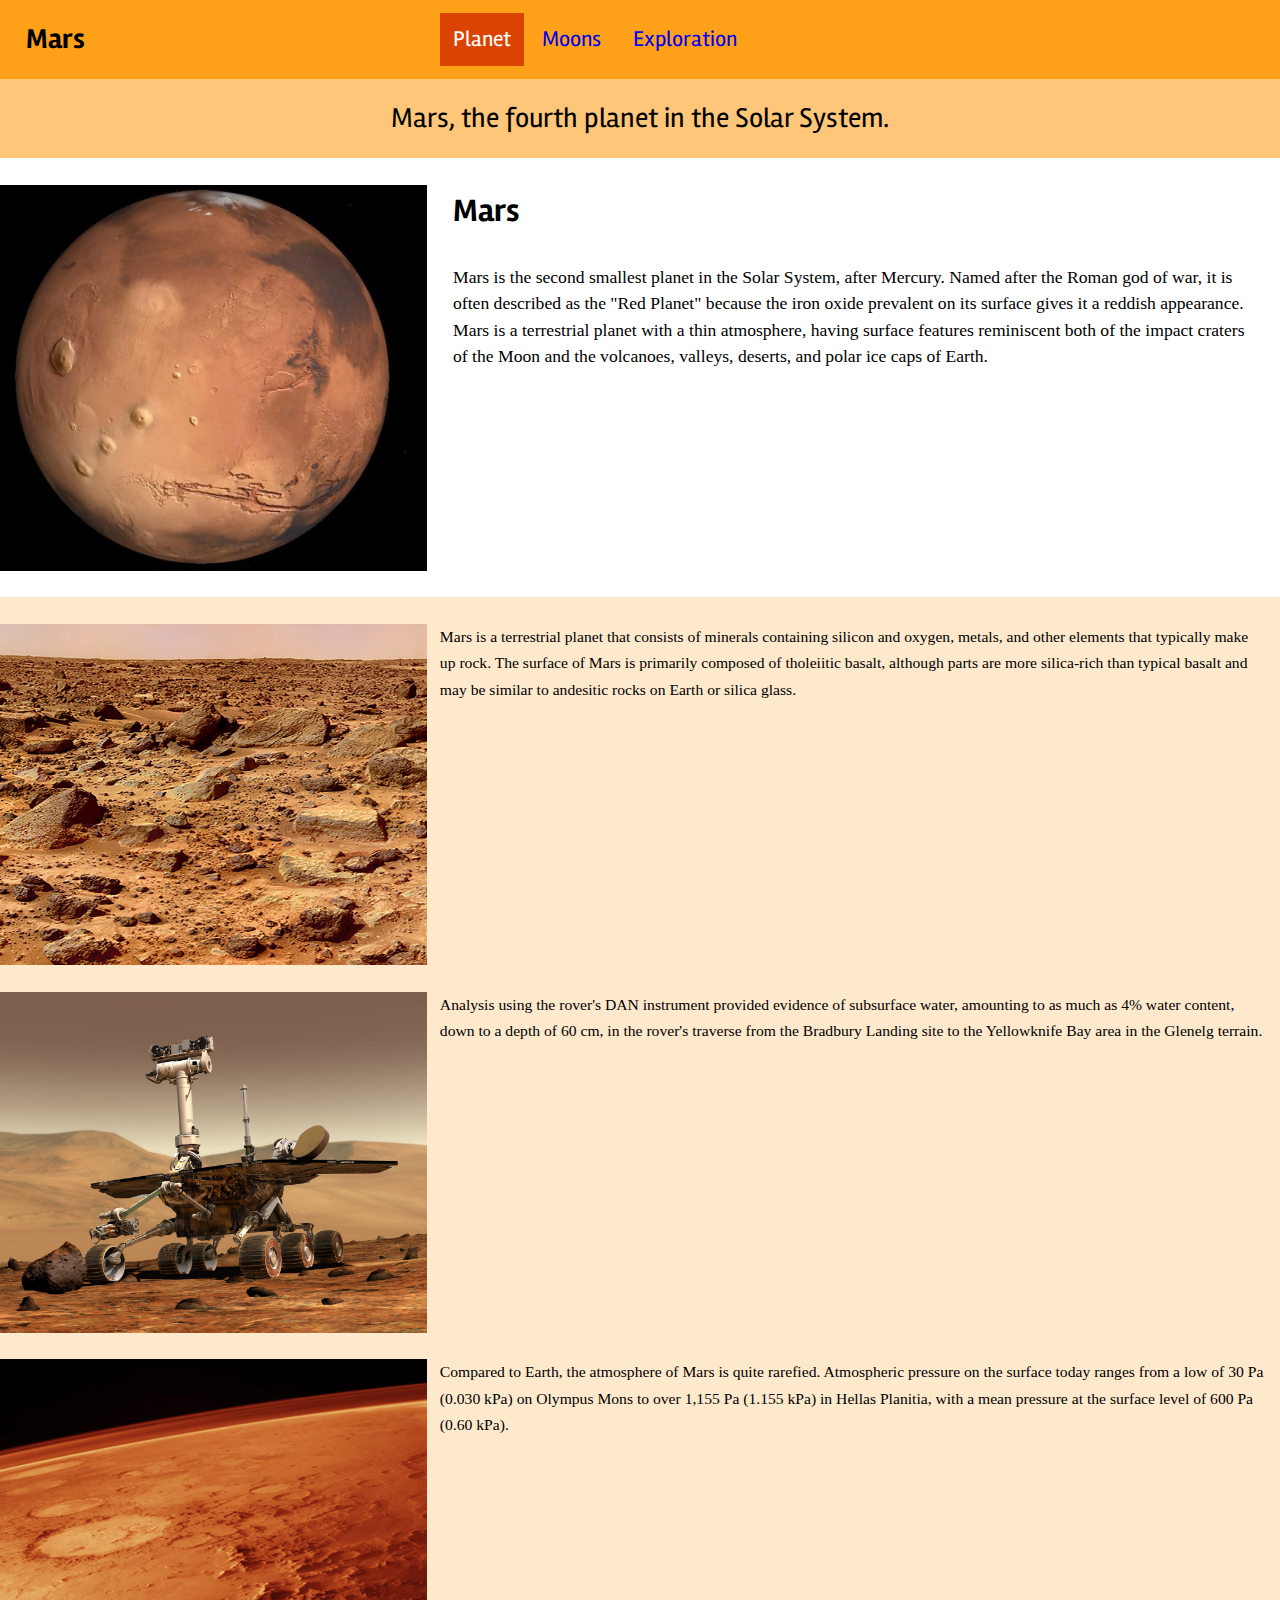
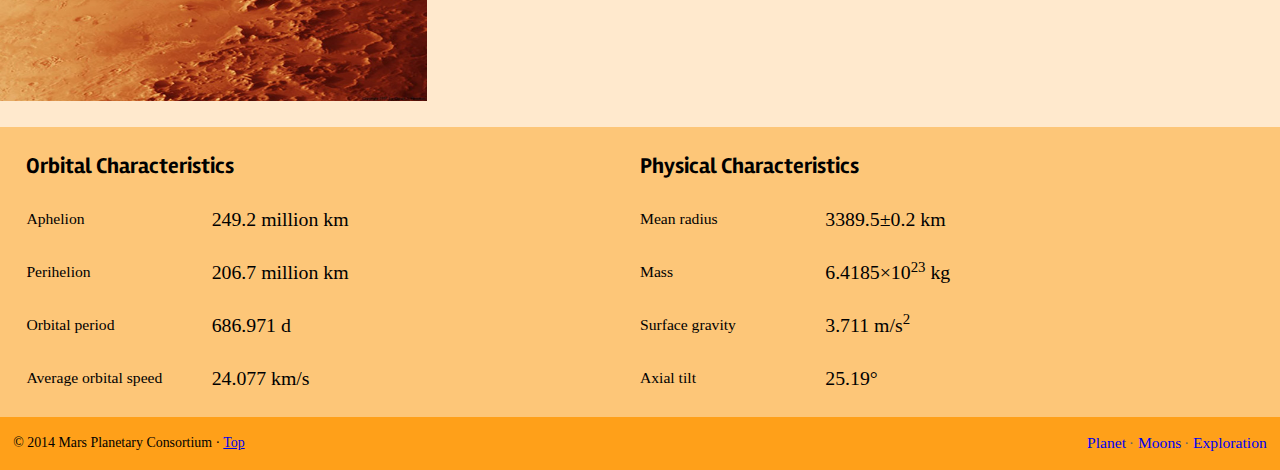
<file: index.html>
<!DOCTYPE html>
<html lang="en-ca">
<head>
  <meta charset="utf-8">
  <title>Mars</title>
  <meta name="viewport" content="width=device-width,initial-scale=1">
  <link href="http://fonts.googleapis.com/css?family=Rambla:400,700|Playfair+Display:400,700,400italic" rel="stylesheet">
<link href="css/grid.css" rel="stylesheet">
  <link href="css/typography.css" rel="stylesheet">
  <link href="css/main.css" rel="stylesheet">
</head>
<body>

<ul class="skip-links">
  <li><a href="#main">Skip to the main content</a></li>
  <li><a href="#nav">Skip to navigation</a></li>
</ul>

<header class="grid grid-middle section-dark masthead pad-t-1-2 pad-b-1-2" role="banner" id="top">
  <div class="unit gutter unit-xs-1 unit-s-1 unit-m-1-3 unit-l-1-3">
    <h1 class="title peta push-0">Mars</h1>
  </div>
  <nav class="unit gutter-1-2 unit-xs-1 unit-s-1 unit-m-2-3 unit-l-2-3" role="navigation" id="nav">
    <ul class="nav giga push-0 brand-family">
      <li><a class="island-1-2 nav-current" href="index.html">Planet</a></li>
      <li><a class="island-1-2" href="moons.html">Moons</a></li>
      <li><a class="island-1-2" href="exploration.html">Exploration</a></li>
    </ul>
  </nav>
</header>

<main role="main" id="main">

  <div class="section-mid intro peta island-1-2 push">
    <p class="push-0">Mars, the fourth planet in the Solar System.</p>
  </div>

  <div class="grid">
    <div class="unit push unit-xs-1 unit-s-1 unit-m-1-2 unit-l-1-3">
      <img class="img-flex planet-img" src="images/mars.jpg" alt="Real-colour image of Venus">
    </div>
    <div class="unit gutter unit-xs-1 unit-s-1 unit-m-1-2 unit-l-2-3">
      <h2 class="exa">Mars</h2>
      <p class="blurb">Mars is the second smallest planet in the Solar System, after Mercury. Named after the Roman god of war, it is often described as the "Red Planet" because the iron oxide prevalent on its surface gives it a reddish appearance. Mars is a terrestrial planet with a thin atmosphere, having surface features reminiscent both of the impact craters of the Moon and the volcanoes, valleys, deserts, and polar ice caps of Earth.</p>
    </div>
  </div>

  <div class="grid section pad-t">
    <div class="unit unit-xs-1 unit-s-1 unit-m-1-3">
       <figure>
        <img class="img-flex push-1-2" src="images/mars-rocks.jpg" alt="">
    </div>
    <div class="unit unit-m-2-3 dis">
            <figcaption class="milli gutter-1-2">Mars is a terrestrial planet that consists of minerals containing silicon and oxygen, metals, and other elements that typically make up rock. The surface of Mars is primarily composed of tholeiitic basalt, although parts are more silica-rich than typical basalt and may be similar to andesitic rocks on Earth or silica glass.</figcaption>
        </figure>
    </div>
   
    <div class="unit unit-xs-1 unit-s-1 unit-m-1-3">
      <figure>
        <img class="img-flex push-1-2" src="images/nasa-mars-rover.jpg" alt="">
    </div>
    <div class="unit unit-m-2-3 dis">
        <figcaption class="milli gutter-1-2">Analysis using the rover's DAN instrument provided evidence of subsurface water, amounting to as much as 4% water content, down to a depth of 60 cm, in the rover's traverse from the Bradbury Landing site to the Yellowknife Bay area in the Glenelg terrain.</figcaption>
      </figure>
    </div>
    <div class="unit unit-xs-1 unit-s-1 unit-m-1-3">
      <figure>
        <img class="img-flex push-1-2" src="images/mars-atmosphere.jpg" alt="">
    </div>
    <div class="unit unit-m-2-3 dis">
        <figcaption class="milli gutter-1-2">Compared to Earth, the atmosphere of Mars is quite rarefied. Atmospheric pressure on the surface today ranges from a low of 30 Pa (0.030 kPa) on Olympus Mons to over 1,155 Pa (1.155 kPa) in Hellas Planitia, with a mean pressure at the surface level of 600 Pa (0.60 kPa).</figcaption>
      </figure>
    </div>
  </div>

  <div class="grid section-mid gutter pad-t">
    <div class="unit unit-xs-1 unit-s-1 unit-m-1-2">
      <h2 class="stats-heading giga">Orbital Characteristics</h2>
      <dl class="stats mega">
        <dt class="milli">Aphelion</dt>
        <dd><data value="249.2">249.2&nbsp;million km</data></dd>
        <dt class="milli">Perihelion</dt>
        <dd><data value="206.7">206.7&nbsp;million km</data></dd>
        <dt class="milli">Orbital period</dt>
        <dd><data value="686.971">686.971&nbsp;d</data></dd>
        <dt class="milli">Average orbital speed</dt>
        <dd class="push-0"><data value="24.077">24.077&nbsp;km/s</data></dd>
      </dl>
    </div>
    <div class="unit unit-xs-1 unit-s-1 unit-m-1-2">
      <h2 class="stats-heading giga">Physical Characteristics</h2>
      <dl class="stats mega">
        <dt class="milli">Mean radius</dt>
        <dd><data value="3389.5±0.2">3389.5±0.2&nbsp;km</data></dd>
        <dt class="milli">Mass</dt>
        <dd><data value="6.4185×10">6.4185×10<sup>23</sup>&nbsp;kg</data></dd>
        <dt class="milli">Surface gravity</dt>
        <dd><data value="3.711">3.711&nbsp;m/s<sup>2</sup></data></dd>
        <dt class="milli">Axial tilt</dt>
        <dd class="push-0"><data value="25.19">25.19°</data></dd>
      </dl>
    </div>
  </div>

</main>

<footer class="grid island-1-2 section-dark">
  <div class="unit micro unit-xs-1 unit-s-1 unit-m-1-2 unit-l-1-3" role="contentinfo">
    <p class="copyright push-0">© 2014 Mars Planetary Consortium · <a href="#top">Top</a></p>
  </div>
  <div class="unit unit-xs-1 unit-s-1 unit-m-1-2 unit-l-2-3">
    <nav>
      <ul class="nav nav-footer milli push-0">
        <li><a href="index.html">Planet</a></li>
        <li><a href="moons.html">Moons</a></li>
        <li><a href="exploration.html">Exploration</a></li>
      </ul>
    </nav>
  </div>
</footer>

</body>
</html>
</file>
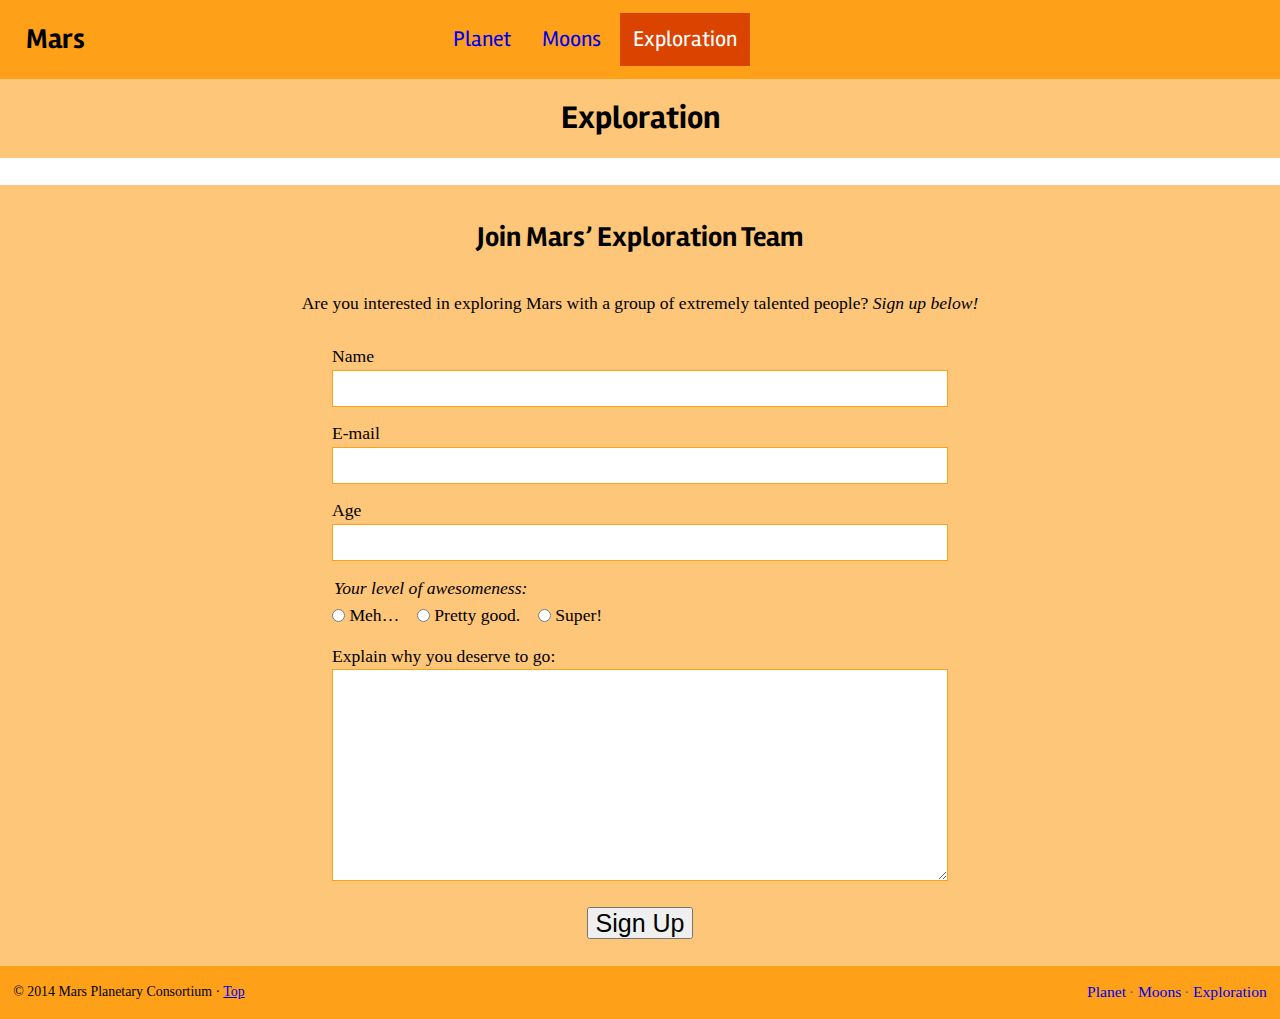
<file: exploration.html>
<!DOCTYPE html>
<html lang="en-ca">
<head>
  <meta charset="utf-8">
  <title>Mars: Exploration</title>
  <meta name="viewport" content="width=device-width,initial-scale=1">
    <link href="http://fonts.googleapis.com/css?family=Rambla:400,700|Playfair+Display:400,700,400italic" rel="stylesheet">
  <link href="css/grid.css" rel="stylesheet">
  <link href="css/typography.css" rel="stylesheet">
  <link href="css/main.css" rel="stylesheet">
</head>
<body>

<ul class="skip-links">
  <li><a href="#main">Skip to the main content</a></li>
  <li><a href="#nav">Skip to navigation</a></li>
</ul>

<header class="grid grid-middle section-dark masthead pad-t-1-2 pad-b-1-2" role="banner" id="top">
  <div class="unit gutter unit-xs-1 unit-s-1 unit-m-1-3 unit-l-1-3">
    <strong class="title peta push-0">Mars</strong>
  </div>
  <nav class="unit gutter-1-2 unit-xs-1 unit-s-1 unit-m-2-3 unit-l-2-3" role="navigation" id="nav">
    <ul class="nav giga push-0 brand-family">
      <li><a class="island-1-2" href="index.html">Planet</a></li>
      <li><a class="island-1-2" href="moons.html">Moons</a></li>
      <li><a class="island-1-2 nav-current" href="exploration.html">Exploration</a></li>
    </ul>
  </nav>
</header>

<main role="main" id="main">

  <div class="section-mid intro peta island-1-2 push">
    <h1 class="push-0">Exploration</h1>
  </div>

  <div class="section-mid mid island">
    <h2 class="align-center">Join Mars’ Exploration Team</h2>
    <p class="align-center">Are you interested in exploring Mars with a group of extremely talented people? <em>Sign up below!</em></p>

    <form action="" method="post">
      <div class="push-1-2">
        <label for="name">Name</label>
        <input id="name">
      </div>
      <div class="push-1-2">
        <label for="email">E-mail</label>
        <input type="email" id="email">
      </div>
      <div class="push-1-2">
        <label for="age">Age</label>
        <input type="number" id="age" min="18" max="75">
      </div>
      <fieldset class="push-1-2">
        <legend>Your level of awesomeness:</legend>
        <span class="radio">
          <input type="radio" id="meh" name="awesomeness">
          <label for="meh">Meh…</label>
        </span>
        <span class="radio">
          <input type="radio" id="pretty-good" name="awesomeness">
          <label for="pretty-good">Pretty good.</label>
        </span>
        <span class="radio">
          <input type="radio" id="super" name="awesomeness">
          <label for="super">Super!</label>
        </span>
      </fieldset>
      <div class="push">
        <label for="why">Explain why you deserve to go:</label>
        <textarea id="why"></textarea>
      </div>
      <div class="align-center">
        <button class="tera" type="submit">Sign Up</button>
      </div>
    </form>
  </div>

</main>

<footer class="grid island-1-2 section-dark">
  <div class="unit micro unit-xs-1 unit-s-1 unit-m-1-2 unit-l-1-3" role="contentinfo">
    <p class="copyright push-0">© 2014 Mars Planetary Consortium · <a href="#top">Top</a></p>
  </div>
  <div class="unit unit-xs-1 unit-s-1 unit-m-1-2 unit-l-2-3">
    <nav>
      <ul class="nav nav-footer milli push-0">
        <li><a href="index.html">Planet</a></li>
        <li><a href="moons.html">Moons</a></li>
        <li><a href="exploration.html">Exploration</a></li>
      </ul>
    </nav>
  </div>
</footer>

</body>
</html>
</file>
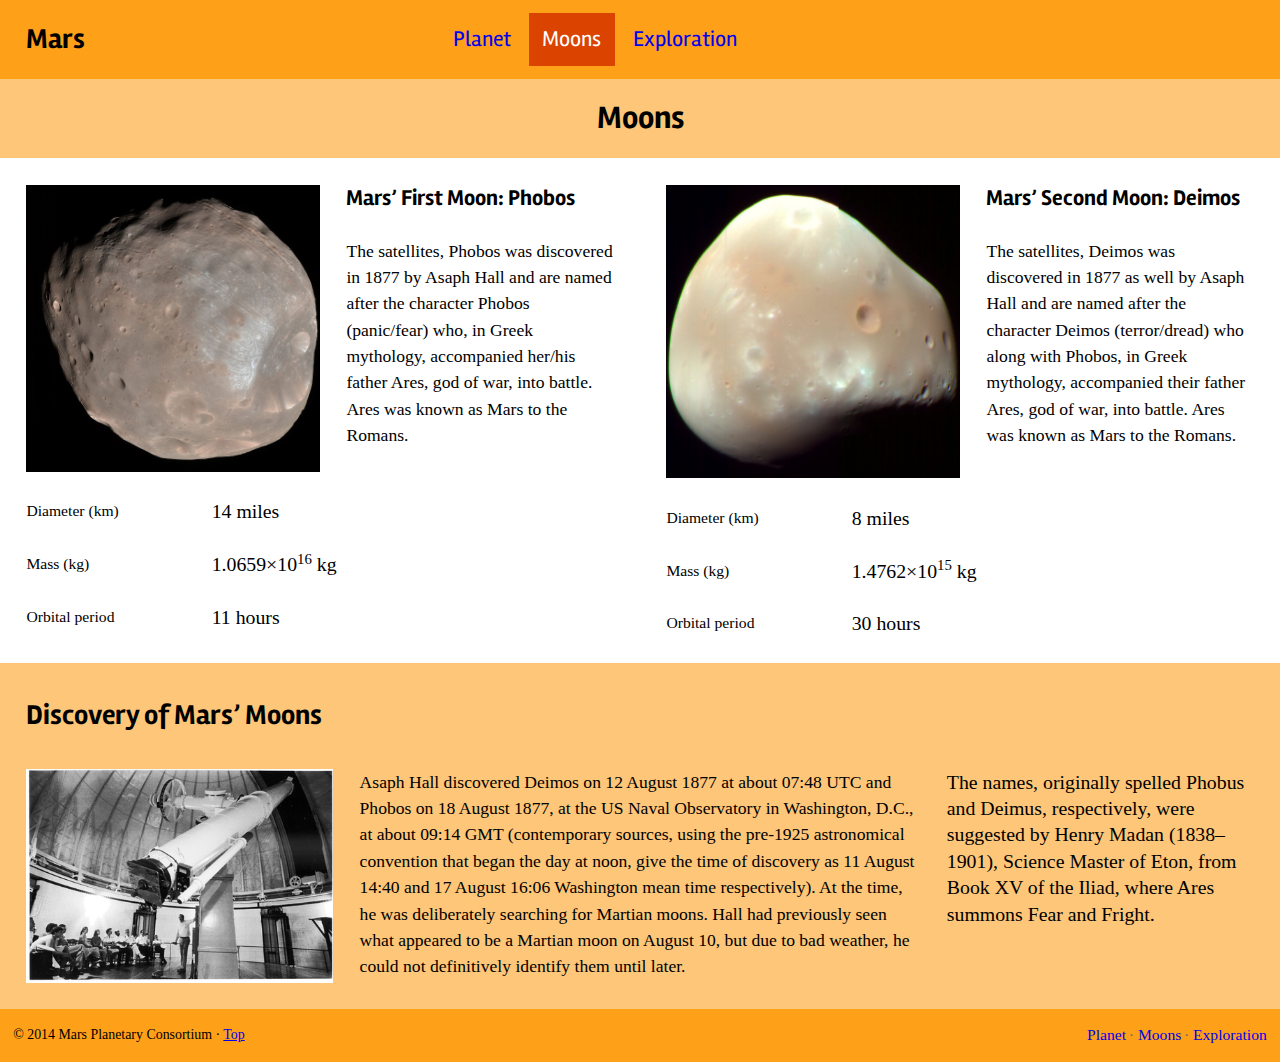
<file: moons.html>
<!DOCTYPE html>
<html lang="en-ca">
<head>
  <meta charset="utf-8">
  <title>Mars: Moons</title>
  <meta name="viewport" content="width=device-width,initial-scale=1">
   <link href="http://fonts.googleapis.com/css?family=Rambla:400,700|Playfair+Display:400,700,400italic" rel="stylesheet">
<link href="css/grid.css" rel="stylesheet">
  <link href="css/typography.css" rel="stylesheet">
  <link href="css/main.css" rel="stylesheet">
</head>
<body>

<ul class="skip-links">
  <li><a href="#main">Skip to the main content</a></li>
  <li><a href="#nav">Skip to navigation</a></li>
</ul>

<header class="grid grid-middle section-dark masthead pad-t-1-2 pad-b-1-2" role="banner" id="top">
  <div class="unit gutter unit-xs-1 unit-s-1 unit-m-1-3 unit-l-1-3">
    <strong class="title peta push-0">Mars</strong>
  </div>
  <nav class="unit gutter-1-2 unit-xs-1 unit-s-1 unit-m-2-3 unit-l-2-3" role="navigation" id="nav">
    <ul class="nav giga push-0 brand-family">
      <li><a class="island-1-2" href="index.html">Planet</a></li>
      <li><a class="island-1-2 nav-current" href="moons.html">Moons</a></li>
      <li><a class="island-1-2" href="exploration.html">Exploration</a></li>
    </ul>
  </nav>
</header>

<main role="main" id="main">
  <div class="section-mid intro peta island-1-2 push">
    <h1 class="push-0">Moons</h1>
  </div>

  <div class="grid">
    <div class="unit gutter unit-xs-1 unit-s-1 unit-m-1-2">

      <div class="grid">
        <div class="unit push unit-xs-1 unit-s-1 unit-m-1 unit-l-1-2">
          <img class="img-flex" src="images/phobos.jpg" alt="">
        </div>
        <div class="moon-text unit push unit-xs-1 unit-s-1 unit-m-1 unit-l-1-2">
          <h2 class="giga">Mars’ First Moon: Phobos</h2>
          <p class="push-0">The satellites, Phobos was discovered in 1877 by Asaph Hall and are named after the character Phobos (panic/fear) who, in Greek mythology, accompanied her/his father Ares, god of war, into battle. Ares was known as Mars to the Romans.</p>
        </div>
      </div>

      <dl class="stats mega push-0">
        <dt class="milli">Diameter (km)</dt>
        <dd><data value="14">14&nbsp;miles</data></dd>
        <dt class="milli">Mass (kg)</dt>
        <dd><data value="1.0659×10">1.0659×10<sup>16</sup>&nbsp;kg</data></dd>
        <dt class="milli">Orbital period</dt>
        <dd><data value="11">11&nbsp;hours </data></dd>
      </dl>

    </div>
    <div class="unit gutter unit-xs-1 unit-s-1 unit-m-1-2">

      <div class="grid">
        <div class="unit push unit-xs-1 unit-s-1 unit-m-1 unit-l-1-2">
          <img class="img-flex" src="images/deimos.jpg" alt="">
        </div>
        <div class="moon-text unit push unit-xs-1 unit-s-1 unit-m-1 unit-l-1-2">
          <h2 class="giga">Mars’ Second Moon: Deimos</h2>
          <p class="push-0">The satellites, Deimos was discovered in 1877 as well by Asaph Hall and are named after the character Deimos (terror/dread) who along with Phobos, in Greek mythology, accompanied their father Ares, god of war, into battle. Ares was known as Mars to the Romans.</p>
        </div>
      </div>

      <dl class="stats mega push-0">
        <dt class="milli">Diameter (km)</dt>
        <dd><data value="8">8&nbsp;miles</data></dd>
        <dt class="milli">Mass (kg)</dt>
        <dd><data value="1.4762×10">1.4762×10<sup>15</sup>&nbsp;kg</data></dd>
        <dt class="milli">Orbital period</dt>
        <dd><data value="30">30&nbsp;hours</data></dd>
      </dl>

    </div>
  </div>

  <div class="section-mid gutter pad-t">
    <h2>Discovery<span class="discovery-title-extra"> of Mars’ Moons</span></h2>

    <div class="grid">
      <div class="unit unit-xs-1 unit-s-1 unit-m-1 unit-l-1-4 push">
        <img class="img-flex" src="images/telescope.png" alt="">
      </div>
      <div class="discovery-text unit unit-xs-1 unit-s-1 unit-m-2-3 unit-l-1-2">
        <p>Asaph Hall discovered Deimos on 12 August 1877 at about 07:48 UTC and Phobos on 18 August 1877, at the US Naval Observatory in Washington, D.C., at about 09:14 GMT (contemporary sources, using the pre-1925 astronomical convention that began the day at noon, give the time of discovery as 11 August 14:40 and 17 August 16:06 Washington mean time respectively). At the time, he was deliberately searching for Martian moons. Hall had previously seen what appeared to be a Martian moon on August 10, but due to bad weather, he could not definitively identify them until later.</p>
      </div>
      <div class="unit unit-xs-1 unit-s-1 unit-m-1-3 unit-l-1-4">
        <p class="mega">The names, originally spelled Phobus and Deimus, respectively, were suggested by Henry Madan (1838–1901), Science Master of Eton, from Book XV of the Iliad, where Ares summons Fear and Fright.</p>
      </div>
    </div>
  </div>
</main>

<footer class="grid island-1-2 section-dark">
  <div class="unit micro unit-xs-1 unit-s-1 unit-m-1-2 unit-l-1-3" role="contentinfo">
    <p class="copyright push-0">© 2014 Mars Planetary Consortium · <a href="#top">Top</a></p>
  </div>
  <div class="unit unit-xs-1 unit-s-1 unit-m-1-2 unit-l-2-3">
    <nav>
      <ul class="nav nav-footer milli push-0">
        <li><a href="index.html">Planet</a></li>
        <li><a href="moons.html">Moons</a></li>
        <li><a href="exploration.html">Exploration</a></li>
      </ul>
    </nav>
  </div>
</footer>

</body>
</html>
</file>
<file: css/grid.css>
.grid {
  margin: 0;
  padding: 0;
  letter-spacing: -0.31em;
  text-rendering: optimizespeed;
  display: -webkit-flex;
  -webkit-flex-flow: row wrap;
  display: -ms-flexbox;
  -ms-flex-flow: row wrap;
}

.grid-bottom {
  -webkit-align-items: flex-end;
  -ms-align-items: flex-end;
}

.grid-middle {
  -webkit-align-items: center;
  -ms-align-items: center;
}

.opera-only :-o-prefocus, .grid {
  word-spacing: -0.43em;
}

.unit {
  letter-spacing: normal;
  text-rendering: auto;
  vertical-align: top;
  word-spacing: normal;
  display: inline-block;
  visibility: visible;
}

.grid-bottom .unit {
  vertical-align: bottom;
}

.grid-middle .unit {
  vertical-align: middle;
}

.unit-xs-hidden {
  display: none;
  visibility: hidden;
}

.unit-xs-1 {
  display: block;
  visibility: visible;
  width: 100%;
}

.unit-offset-xs-0 {
  margin-left: 0;
}

.unit-xs-1-2 {
  width: 50.0000%;
}

.unit-offset-xs-1-2 {
  margin-left: 50.0000%;
}

.unit-xs-1-3 {
  width: 33.3333%;
}

.unit-offset-xs-1-3 {
  margin-left: 33.3333%;
}

.unit-xs-2-3 {
  width: 66.6667%;
}

.unit-offset-xs-2-3 {
  margin-left: 66.6667%;
}

.unit-xs-1-4 {
  width: 25.0000%;
}

.unit-offset-xs-1-4 {
  margin-left: 25.0000%;
}

.unit-xs-3-4 {
  width: 75.0000%;
}

.unit-offset-xs-3-4 {
  margin-left: 75.0000%;
}

.unit-xs-1-2,.unit-xs-1-3,.unit-xs-2-3,.unit-xs-1-4,.unit-xs-3-4 {
  display: inline-block;
  visibility: visible;
}

@media only screen and (min-width: 25em) {

.unit-s-hidden {
  display: none;
  visibility: hidden;
}

.unit-s-1 {
  display: block;
  visibility: visible;
  width: 100%;
}

.unit-offset-s-0 {
  margin-left: 0;
}

.unit-s-1-2 {
  width: 50.0000%;
}

.unit-offset-s-1-2 {
  margin-left: 50.0000%;
}

.unit-s-1-3 {
  width: 33.3333%;
}

.unit-offset-s-1-3 {
  margin-left: 33.3333%;
}

.unit-s-2-3 {
  width: 66.6667%;
}

.unit-offset-s-2-3 {
  margin-left: 66.6667%;
}

.unit-s-1-4 {
  width: 25.0000%;
}

.unit-offset-s-1-4 {
  margin-left: 25.0000%;
}

.unit-s-3-4 {
  width: 75.0000%;
}

.unit-offset-s-3-4 {
  margin-left: 75.0000%;
}

.unit-s-1-2,.unit-s-1-3,.unit-s-2-3,.unit-s-1-4,.unit-s-3-4 {
  display: inline-block;
  visibility: visible;
}

}

@media only screen and (min-width: 38em) {

.unit-m-hidden {
  display: none;
  visibility: hidden;
}

.unit-m-1 {
  display: block;
  visibility: visible;
  width: 100%;
}

.unit-offset-m-0 {
  margin-left: 0;
}

.unit-m-1-2 {
  width: 50.0000%;
}

.unit-offset-m-1-2 {
  margin-left: 50.0000%;
}

.unit-m-1-3 {
  width: 33.3333%;
}

.unit-offset-m-1-3 {
  margin-left: 33.3333%;
}

.unit-m-2-3 {
  width: 66.6667%;
}

.unit-offset-m-2-3 {
  margin-left: 66.6667%;
}

.unit-m-1-4 {
  width: 25.0000%;
}

.unit-offset-m-1-4 {
  margin-left: 25.0000%;
}

.unit-m-3-4 {
  width: 75.0000%;
}

.unit-offset-m-3-4 {
  margin-left: 75.0000%;
}

.unit-m-1-2,.unit-m-1-3,.unit-m-2-3,.unit-m-1-4,.unit-m-3-4 {
  display: inline-block;
  visibility: visible;
}

}

@media only screen and (min-width: 60em) {

.unit-l-hidden {
  display: none;
  visibility: hidden;
}

.unit-l-1 {
  display: block;
  visibility: visible;
  width: 100%;
}

.unit-offset-l-0 {
  margin-left: 0;
}

.unit-l-1-2 {
  width: 50.0000%;
}

.unit-offset-l-1-2 {
  margin-left: 50.0000%;
}

.unit-l-1-3 {
  width: 33.3333%;
}

.unit-offset-l-1-3 {
  margin-left: 33.3333%;
}

.unit-l-2-3 {
  width: 66.6667%;
}

.unit-offset-l-2-3 {
  margin-left: 66.6667%;
}

.unit-l-1-4 {
  width: 25.0000%;
}

.unit-offset-l-1-4 {
  margin-left: 25.0000%;
}

.unit-l-3-4 {
  width: 75.0000%;
}

.unit-offset-l-3-4 {
  margin-left: 75.0000%;
}

.unit-l-1-2,.unit-l-1-3,.unit-l-2-3,.unit-l-1-4,.unit-l-3-4 {
  display: inline-block;
  visibility: visible;
}

}
</file>
<file: css/typography.css>
html {
  font: normal 100%/1.5 "Playfair", serif;
}

h1, h2, h3, h4, h5, h6,
p, ul, ol, dl, dd, figure,
blockquote, details, hr,
fieldset, pre, table {
  margin: 0 0 1.5rem;
}

.yotta {
  font-size: 2.2807rem;
  line-height: 1.3154;
}

.zetta {
  font-size: 2.0273rem;
  line-height: 1.4798;
}

h1, .exa {
  font-size: 1.8020rem;
  line-height: 1.6648;
}

h2, .peta {
  font-size: 1.6018rem;
  line-height: 1.8729;
}

h3, .tera {
  font-size: 1.4238rem;
  line-height: 1.0535;
}

h4, .giga {
  font-size: 1.2656rem;
  line-height: 1.1852;
}

h5, .mega {
  font-size: 1.1250rem;
  line-height: 1.3333;
}

h6, .kilo {
  font-size: 1.0000rem;
  line-height: 1.5000;
}

small, .milli {
  font-size: 0.8889rem;
  line-height: 1.6875;
}

.micro {
  font-size: 0.7901rem;
  line-height: 1.8984;
}

sub,
sup {
  font-size: 75%;
  line-height: 1px;
  position: relative;
  vertical-align: baseline;
}

sup {
  top: -0.5em;
}

sub {
  bottom: -0.25em;
}

.push {
  margin-bottom: 1.5rem;
}

.push-none, .push-0 {
  margin-bottom: 0;
}

.push-double, .push-2 {
  margin-bottom: 3.0000rem;
}

.push-half, .push-1-2 {
  margin-bottom: 0.7500rem;
}

.pad-top, .pad-t {
  padding-top: 1.5rem;
}

.pad-bottom, .pad-b {
  padding-bottom: 1.5rem;
}

.pad-top-double, .pad-t-2 {
  padding-top: 3.0000rem;
}

.pad-bottom-double, .pad-b-2 {
  padding-bottom: 3.0000rem;
}

.pad-top-half, .pad-t-1-2 {
  padding-top: 0.7500rem;
}

.pad-bottom-half, .pad-b-1-2 {
  padding-bottom: 0.7500rem;
}

.island {
  padding: 1.5rem;
}

.island-half, .island-1-2 {
  padding: 0.7500rem;
}

.island-double, .island-2 {
  padding: 3.0000rem;
}

.gutter {
  padding-left: 1.5rem;
  padding-right: 1.5rem;
}

.gutter-half, .gutter-1-2 {
  padding-left: 0.7500rem;
  padding-right: 0.7500rem;
}

.gutter-double, .gutter-2 {
  padding-left: 3.0000rem;
  padding-right: 3.0000rem;
}

h1, h2, h3, h4, h5, h6,
.title,
.intro,
.brand-family {
    font-family: "Rambla", sans-serif;
}
</file>
<file: css/main.css>
@-moz-viewport { width: device-width; scale: 1; }
@-ms-viewport { width: device-width; scale: 1; }
@-o-viewport { width: device-width; scale: 1; }
@-webkit-viewport { width: device-width; scale: 1; }
@viewport { width: device-width; scale: 1; }

html {
  margin: 0;
  padding: 0;
  box-sizing: border-box;

  -moz-text-size-adjust: 100%;
  -ms-text-size-adjust: 100%;
  -webkit-text-size-adjust: 100%;
  text-size-adjust: 100%;
}

@media only screen and (min-width: 60em) {

  html {
    font-size: 110%;
  }

}

@media only screen and (min-width: 90em) {

  html {
    font-size: 120%;
  }

}

@media only screen and (min-width: 120em) {

  html {
    font-size: 130%;
  }

}

*, *:before, *:after {
  box-sizing: inherit;
}

body {
  margin: 0;
  padding: 0;
}

a:hover,
a:active {
  outline: none;
}

a:focus {
  outline: 3px solid #000;
}

.skip-links {
  margin: 0;
  padding: 0;
  list-style-type: none;
}

.skip-links a {
  padding: 0.5em 0.75em;
  position: absolute;
  top: -3em;

  background-color: #000;

  color: #fff;
  font-size: 1.125em;
  font-weight: bold;
  text-decoration: none;
}

.skip-links a:focus {
  top: 0;
}

.img-flex {
  display: block;
  width: 100%;
}

.dis {
    display: block;
    float:right;
}

.masthead {
  overflow: hidden;
}

.title {
  display: block;

  text-align: center;
}

.nav {
  padding: 0;
}

.nav li {
  display: block;
}

.nav a,
.nav a:link,
.nav a:visited {
  display: block;

  color: db4300;
  text-decoration: none;
}

.nav a:hover,
.nav a:focus,
.nav a:active, 
.nav .nav-current, 
.nav .nav-current:link,
.nav .nav-current:visited {
  background-color: #db4300;

  color: #fff;
}

.section-dark {
  background-color: #ffa019;
}

.section-mid {
  background-color: #fdc678;
}

.section {
  background-color: #ffe9cd;
}

.intro {
  text-align: center;
}

.discovery-title-extra {
  display: none;
}

.table-outer {
  overflow-x: auto;
}

.table-inner {
  margin: 0 auto;
  max-width: 60em;
  min-width: 45em;
}

table {
  width: 100%;
  border-collapse: collapse;
}

th,
td {
  padding: 0.2rem;

  text-align: left;
}

thead th {
  background-color: #ffb852;
  border-bottom: 1px solid #ccc;
}

tbody th,
tbody td {
  border-bottom: 1px solid #ffb852;
}

form {
  margin: 0 auto;
  max-width: 35em;
}

label {
  display: block;
  margin-bottom: 0.03em;
  vertical-align: middle;
}

input,
textarea {
  margin: 0;
  padding: 0.4em;
  vertical-align: middle;
  width: 100%;

  border: 1px solid #ffa019;

  font-size: 1rem;
}

fieldset {
  padding: 0;

  border: 0;
}

legend {
  font-style: italic;
}

textarea {
  height: 12em;
}

.radio {
  white-space: nowrap;
}

.radio input {
  width: auto;
}

.radio label {
  display: inline-block;
  margin-right: 0.75rem;
}

.align-center {
  text-align: center;
}

.align-right {
  text-align: right;
}

.copyright {
  text-align: center;
}

@media only screen and (min-width: 25em) {

  .nav {
    text-align: center;
  }

  .nav li {
    display: inline-block;
  }

  .nav-footer a,
  .nav-footer a:link,
  .nav-footer a:visited {
    display: inline-block;
  }

  .nav-footer li::after {
    content: "·";
    display: inline-block;
    width: 0.5em;

    color: #666;
    text-align: right;
  }

  .nav-footer li:last-child::after {
    content: none;
  }

  .discovery-title-extra {
    display: inline;
  }

}

@media only screen and (min-width: 38em) {

  .title,
  .nav {
    text-align: left;
  }

  .discovery-text {
    padding-right: 1.5rem;
  }

  .copyright {
    text-align: left;
  }

  .nav-footer {
    text-align: right;
  }

  th,
  td {
    padding: 0.5rem;
    text-align: left;
  }

}

@media only screen and (min-width: 60em) {

  .moon-text {
    padding-left: 1.5rem;
  }

  .stats {
    overflow: hidden;
  }

  .stats > dt {
    clear: left;
    float: left;
    margin-right: 0.75rem;
    width: 11em;
  }

  .stats > dd {
    float: left;
  }

  .discovery-text {
    padding-left: 1.5rem;
  }

  th,
  td {
    padding: 0.75rem;
    text-align: left;
  }

}
</file>
